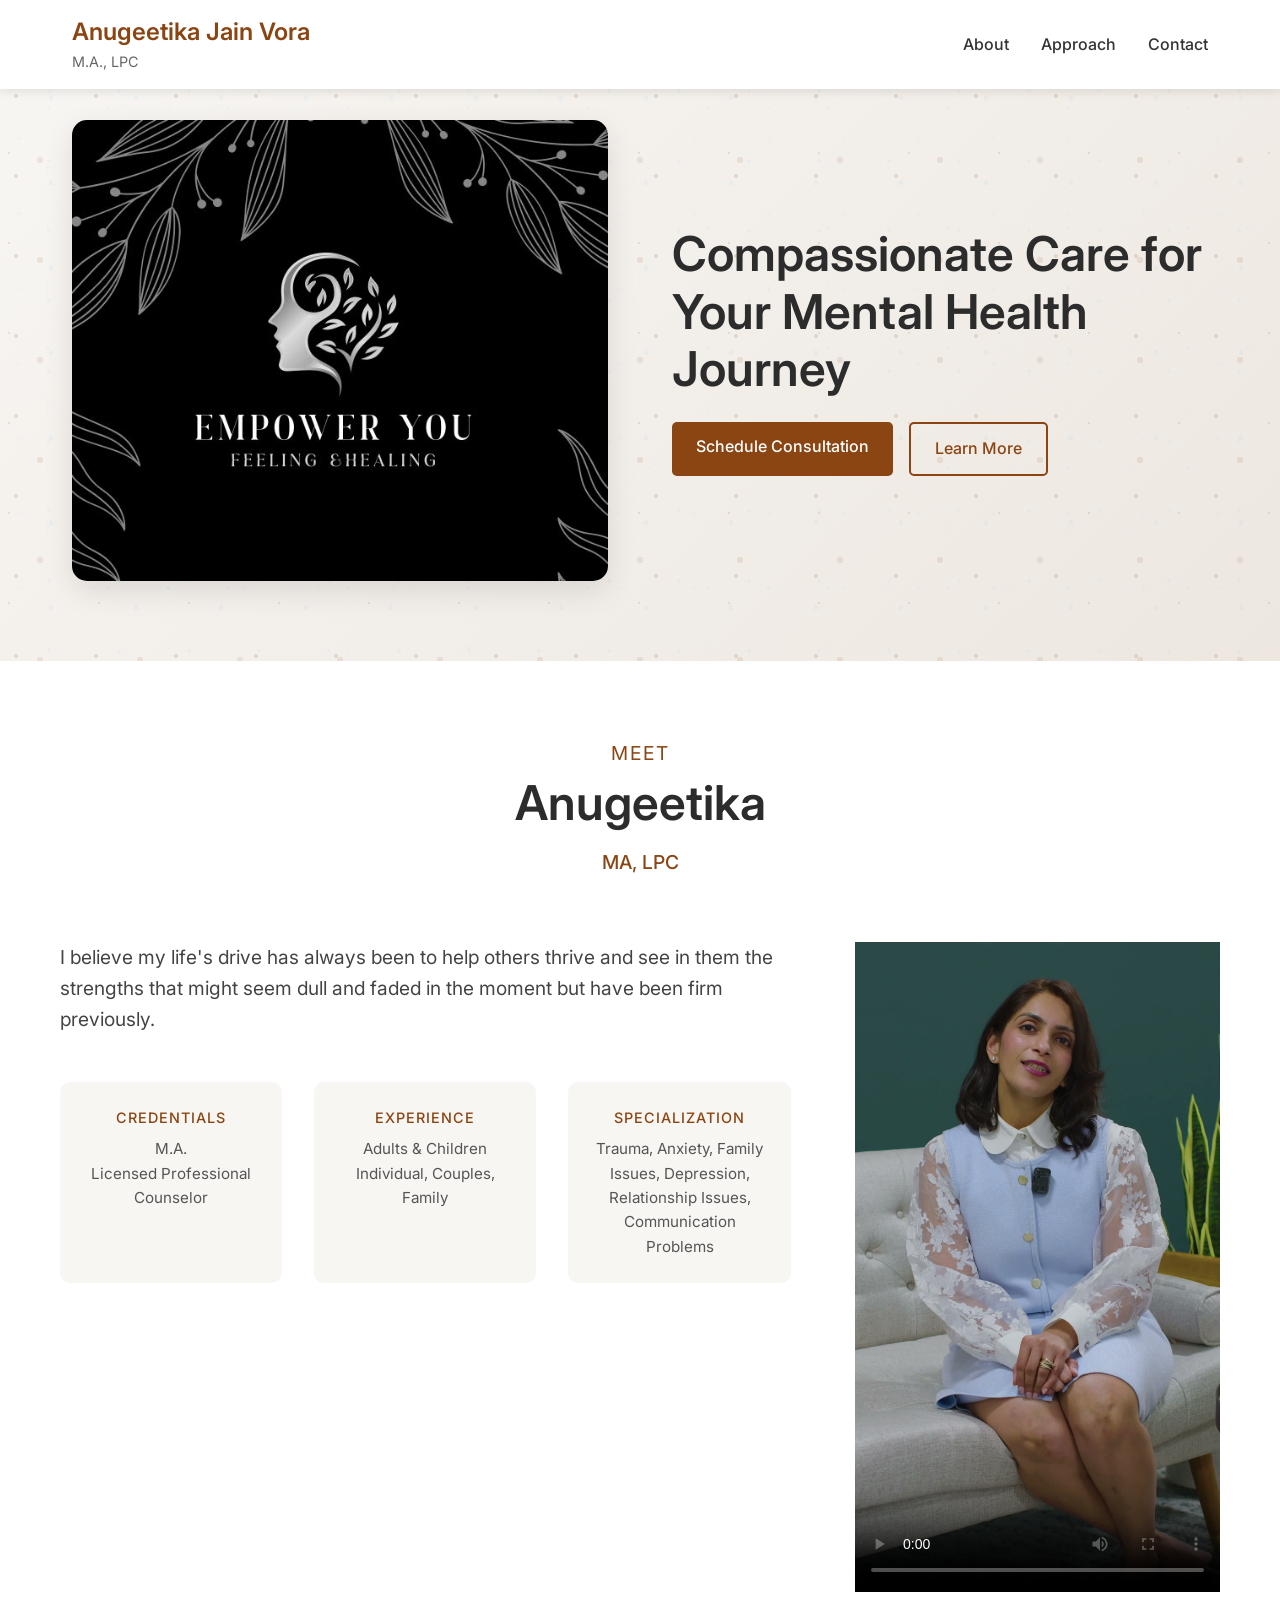
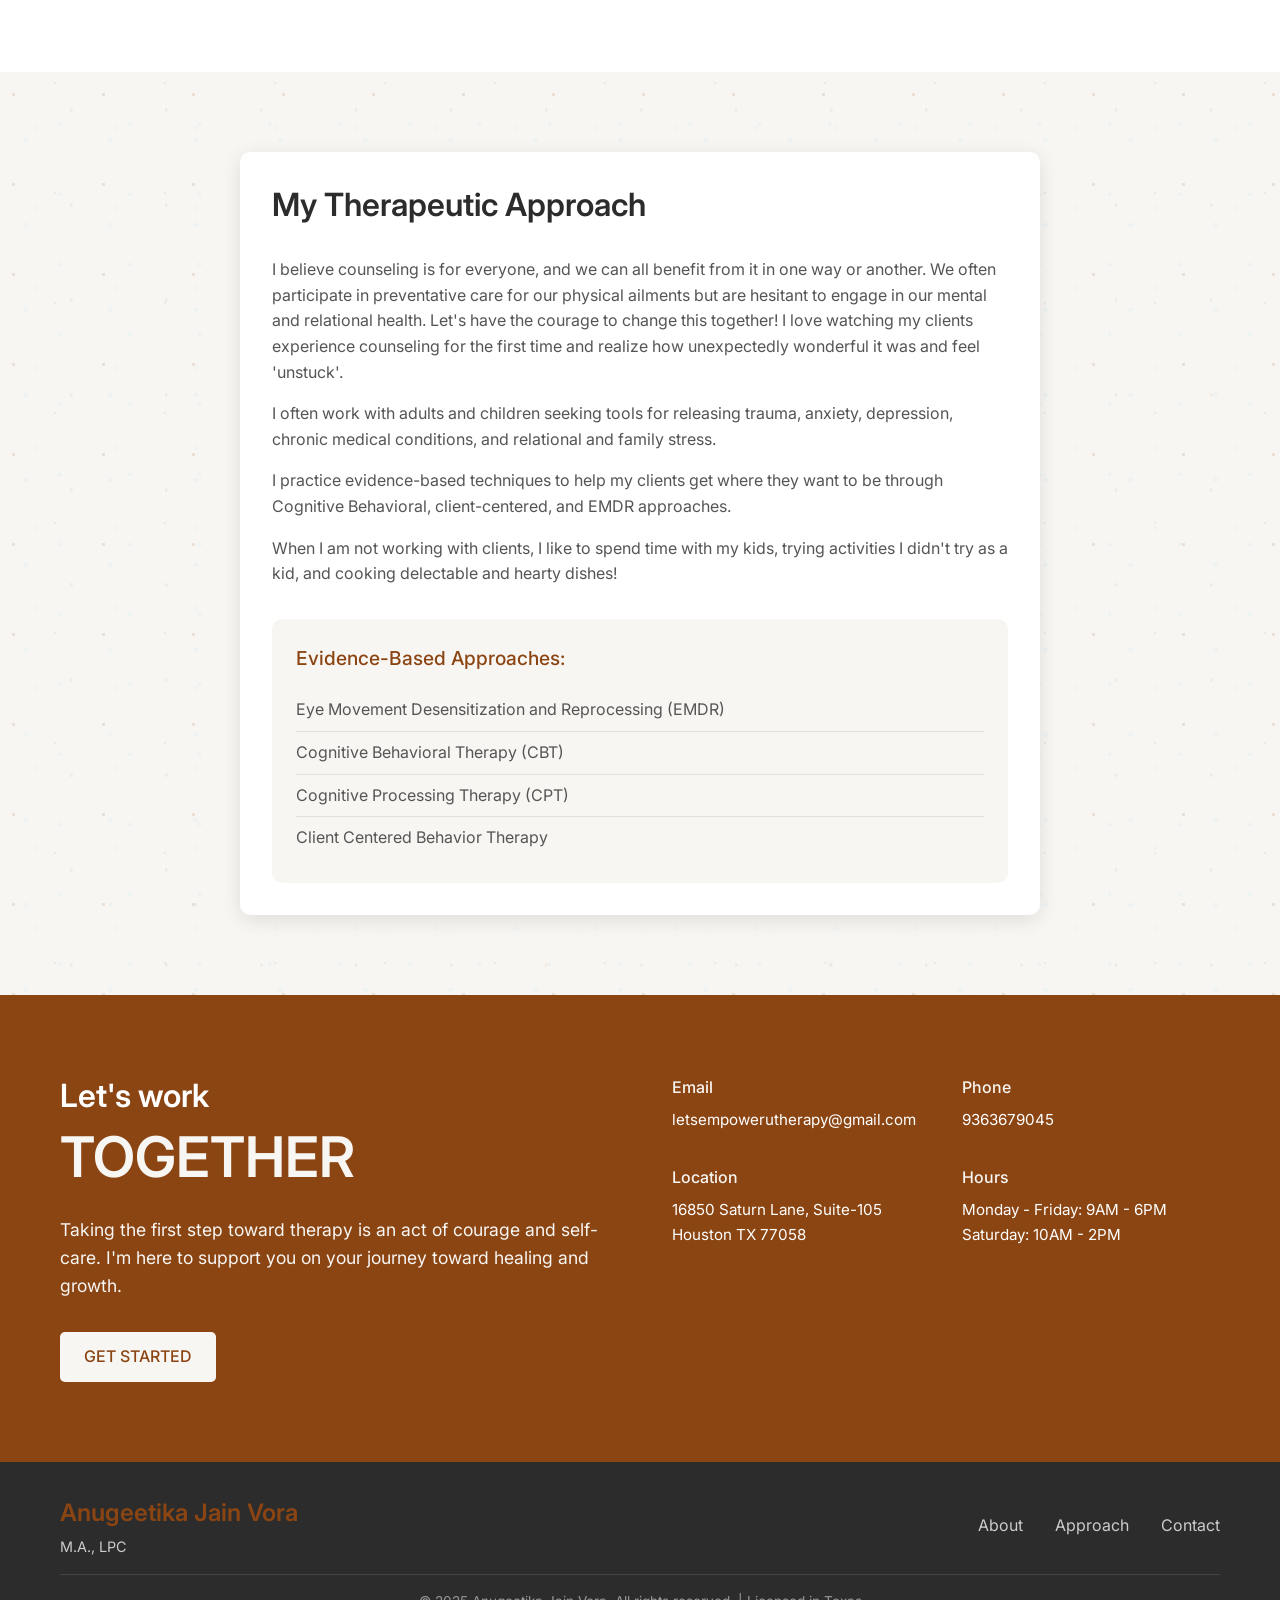
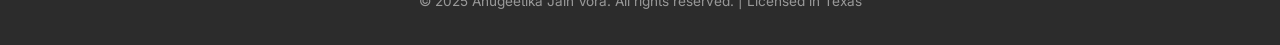
<file: index.html>
<!DOCTYPE html>
<html lang="en">
<head>
    <meta charset="UTF-8">
    <meta name="viewport" content="width=device-width, initial-scale=1.0">
    <title>Anugeetika Jain Vora, M.A., LPC</title>
    <link rel="stylesheet" href="styles.css">
    <link href="https://fonts.googleapis.com/css2?family=Inter:wght@300;400;500;600;700&display=swap" rel="stylesheet">
</head>
<body>
    <!-- Header -->
    <header class="header">
        <nav class="nav">
            <div class="nav-brand">
                <h2>Anugeetika Jain Vora</h2>
                <p>M.A., LPC</p>
            </div>
            <ul class="nav-menu">
                <li><a href="#about">About</a></li>
                <li><a href="#approach">Approach</a></li>
                <li><a href="#contact">Contact</a></li>
            </ul>
        </nav>
    </header>

    <!-- Hero Section -->
    <section class="hero">
        <div class="hero-content">
            <div class="hero-logo">
                <img src="empoweru.jpg" alt="EmpowerU Logo" class="hero-logo-img">
            </div>
            <div class="hero-text">
                <h1>Compassionate Care for Your Mental Health Journey</h1>
                <div class="hero-buttons">
                    <a href="#contact" class="btn btn-primary">Schedule Consultation</a>
                    <a href="#about" class="btn btn-secondary">Learn More</a>
                </div>
            </div>
        </div>
    </section>

    <!-- About Section -->
    <section id="about" class="about">
        <div class="container">
            <div class="section-header">
                <h2>MEET</h2>
                <h1>Anugeetika</h1>
                <p class="subtitle">MA, LPC</p>
            </div>
            
            <div class="about-content">
                <div class="about-text">
                    <p class="lead">I believe my life's drive has always been to help others thrive and see in them the strengths that might seem dull and faded in the moment but have been firm previously.</p>
                    
                    <div class="credentials">
                        <div class="credential-item">
                            <h4>CREDENTIALS</h4>
                            <p>M.A.<br>Licensed Professional Counselor</p>
                        </div>
                        <div class="credential-item">
                            <h4>EXPERIENCE</h4>
                            <p>Adults & Children<br>Individual, Couples, Family</p>
                        </div>
                        <div class="credential-item">
                            <h4>SPECIALIZATION</h4>
                            <p>Trauma, Anxiety, Family Issues, Depression, Relationship Issues, Communication Problems</p>
                        </div>
                    </div>
                </div>
                
                <div class="about-video">
                    <div class="about-video">
                        <video controls width="100%" poster="assets/thumbnail.jpg">
                            <source src="https://github.com/jkshtj/website-anugeetika-vora/releases/download/v0.0/Vertical_MusicandRetouch.MOV" type="video/mp4">
                        </video>
                    </div>
                </div>
            </div>
        </div>
    </section>

<!-- Approach Section -->
    <section id="approach" class="approach">
        <div class="container">
            <div class="approach-content">
                <div class="approach-text">
                    <h2>My Therapeutic Approach</h2>
                    <div class="passions-section">
                        <p>I believe counseling is for everyone, and we can all benefit from it in one way or another. We often participate in preventative care for our physical ailments but are hesitant to engage in our mental and relational health. Let's have the courage to change this together! I love watching my clients experience counseling for the first time and realize how unexpectedly wonderful it was and feel 'unstuck'.</p>
                        
                        <p>I often work with adults and children seeking tools for releasing trauma, anxiety, depression, chronic medical conditions, and relational and family stress.</p>
                        
                        <p>I practice evidence-based techniques to help my clients get where they want to be through Cognitive Behavioral, client-centered, and EMDR approaches.</p>
                        
                        <p>When I am not working with clients, I like to spend time with my kids, trying activities I didn't try as a kid, and cooking delectable and hearty dishes!</p>
                    </div>
                    
                    <div class="approach-methods">
                        <h4>Evidence-Based Approaches:</h4>
                        <ul>
                            <li>Eye Movement Desensitization and Reprocessing (EMDR)</li>
                            <li>Cognitive Behavioral Therapy (CBT)</li>
                            <li>Cognitive Processing Therapy (CPT)</li>
                            <li>Client Centered Behavior Therapy</li>
                        </ul>
                    </div>
                </div>
            </div>
        </div>
    </section>

    <!-- Contact Section -->
    <section id="contact" class="contact">
        <div class="container">
            <div class="contact-content">
                <div class="contact-text">
                    <h2>Let's work</h2>
                    <h1>TOGETHER</h1>
                    <p>Taking the first step toward therapy is an act of courage and self-care. I'm here to support you on your journey toward healing and growth.</p>
                    <a href="mailto:letsempowerutherapy@gmail.com" class="btn btn-primary">GET STARTED</a>
                </div>
                <div class="contact-info">
                    <div class="contact-item">
                        <h4>Email</h4>
                        <p>letsempowerutherapy@gmail.com</p>
                    </div>
                    <div class="contact-item">
                        <h4>Phone</h4>
                        <p>9363679045</p>
                    </div>
                    <div class="contact-item">
                        <h4>Location</h4>
                        <p>16850 Saturn Lane, Suite-105 <br> Houston TX 77058</p>
                    </div>
                    <div class="contact-item">
                        <h4>Hours</h4>
                        <p>Monday - Friday: 9AM - 6PM<br>Saturday: 10AM - 2PM</p>
                    </div>
                </div>
            </div>
        </div>
    </section>

    <!-- Footer -->
    <footer class="footer">
        <div class="container">
            <div class="footer-content">
                <div class="footer-brand">
                    <h3>Anugeetika Jain Vora</h3>
                    <p>M.A., LPC</p>
                </div>
                <div class="footer-links">
                    <a href="#about">About</a>
                    <a href="#approach">Approach</a>
                    <a href="#contact">Contact</a>
                </div>
            </div>
            <div class="footer-bottom">
                <p>&copy; 2025 Anugeetika Jain Vora. All rights reserved. | Licensed in Texas</p>
            </div>
        </div>
    </footer>

    <script src="script.js"></script>
</body>
</html>
</file>
<file: styles.css>
/* Reset and Base Styles */
* {
    margin: 0;
    padding: 0;
    box-sizing: border-box;
}

body {
    font-family: 'Inter', sans-serif;
    line-height: 1.6;
    color: #333;
    background-color: #fefefe;
}

.container {
    max-width: 1200px;
    margin: 0 auto;
    padding: 0 20px;
}

/* Typography */
h1, h2, h3, h4 {
    font-weight: 600;
    margin-bottom: 1rem;
}

h1 {
    font-size: 2.5rem;
    line-height: 1.2;
}

h2 {
    font-size: 2rem;
    line-height: 1.3;
}

h3 {
    font-size: 1.5rem;
}

h4 {
    font-size: 1.2rem;
    font-weight: 500;
}

p {
    margin-bottom: 1rem;
    color: #555;
}

.lead {
    font-size: 1.2rem;
    font-weight: 400;
    color: #444;
    margin-bottom: 1.5rem;
}

/* Header */
.header {
    background: #fff;
    box-shadow: 0 2px 10px rgba(0,0,0,0.1);
    position: fixed;
    top: 0;
    left: 0;
    right: 0;
    z-index: 1000;
}

.nav {
    display: flex;
    justify-content: space-between;
    align-items: center;
    padding: 1rem 2rem;
    max-width: 1200px;
    margin: 0 auto;
}

.nav-brand h2 {
    color: #8B4513;
    font-size: 1.5rem;
    margin-bottom: 0.2rem;
}

.nav-brand p {
    color: #666;
    font-size: 0.9rem;
    margin: 0;
}

.nav-menu {
    display: flex;
    list-style: none;
    gap: 2rem;
}

.nav-menu a {
    text-decoration: none;
    color: #333;
    font-weight: 500;
    transition: color 0.3s ease;
}

.nav-menu a:hover {
    color: #8B4513;
}

/* Buttons */
.btn {
    display: inline-block;
    padding: 12px 24px;
    text-decoration: none;
    border-radius: 5px;
    font-weight: 500;
    transition: all 0.3s ease;
    cursor: pointer;
    border: none;
    font-size: 1rem;
}

.btn-primary {
    background: #8B4513;
    color: white;
}

.btn-primary:hover {
    background: #A0522D;
    transform: translateY(-2px);
}

.btn-secondary {
    background: transparent;
    color: #8B4513;
    border: 2px solid #8B4513;
}

.btn-secondary:hover {
    background: #8B4513;
    color: white;
}

/* Hero Section */
.hero {
    padding: 120px 0 80px;
    background: linear-gradient(135deg, #f8f6f3 0%, #ede7e0 100%);
    position: relative;
    overflow: hidden;
}

.hero::before {
    content: '';
    position: absolute;
    top: 0;
    left: 0;
    right: 0;
    bottom: 0;
    background-image: 
        radial-gradient(circle at 20% 20%, rgba(139, 69, 19, 0.15) 2px, transparent 2px),
        radial-gradient(circle at 80% 80%, rgba(135, 206, 235, 0.12) 1px, transparent 1px),
        radial-gradient(circle at 40% 60%, rgba(139, 69, 19, 0.1) 3px, transparent 3px),
        radial-gradient(circle at 70% 30%, rgba(135, 206, 235, 0.08) 2px, transparent 2px),
        radial-gradient(circle at 10% 70%, rgba(139, 69, 19, 0.12) 1.5px, transparent 1.5px),
        radial-gradient(circle at 60% 15%, rgba(135, 206, 235, 0.1) 2.5px, transparent 2.5px),
        radial-gradient(circle at 25% 85%, rgba(135, 206, 235, 0.06) 1.8px, transparent 1.8px);
    background-size: 80px 80px, 60px 60px, 100px 100px, 70px 70px, 90px 90px, 85px 85px, 75px 75px;
    pointer-events: none;
    z-index: 1;
}

.hero-content {
    display: grid;
    grid-template-columns: 1fr 1fr;
    gap: 4rem;
    align-items: center;
    max-width: 1200px;
    margin: 0 auto;
    padding: 0 2rem;
    position: relative;
    z-index: 2;
}

.hero-logo {
    display: flex;
    justify-content: center;
    align-items: center;
    height: 100%;
}

.hero-logo-img {
    width: 100%;
    height: 100%;
    max-height: 500px;
    object-fit: cover;
    border-radius: 15px;
    box-shadow: 0 10px 30px rgba(0,0,0,0.1);
}

.hero-text {
    text-align: left;
}

.hero-text h1 {
    color: #2c2c2c;
    margin-bottom: 1.5rem;
    font-size: 3rem;
}

.hero-subtitle {
    font-size: 1.2rem;
    color: #666;
    margin-bottom: 2rem;
    line-height: 1.6;
}

.hero-buttons {
    display: flex;
    gap: 1rem;
}

/* About Section */
.about {
    padding: 80px 0;
    background: white;
}

.section-header {
    text-align: center;
    margin-bottom: 4rem;
}

.section-header h2 {
    font-size: 1.2rem;
    color: #8B4513;
    font-weight: 400;
    letter-spacing: 2px;
    margin-bottom: 0.5rem;
}

.section-header h1 {
    font-size: 3rem;
    color: #2c2c2c;
    margin-bottom: 1rem;
}

.section-header .subtitle {
    font-size: 1.2rem;
    color: #8B4513;
    font-weight: 500;
}

.about-content {
    display: grid;
    grid-template-columns: 2fr 1fr;
    gap: 4rem;
    align-items: start;
}

.story-section {
    background: #f8f6f3;
    padding: 2rem;
    border-radius: 10px;
    margin: 2rem 0;
}

.story-section h3 {
    color: #8B4513;
    font-size: 1.8rem;
    margin-bottom: 1rem;
}

.emphasis {
    font-size: 1.1rem;
    color: #2c2c2c;
    font-weight: 500;
    line-height: 1.5;
}

.credentials {
    display: grid;
    grid-template-columns: repeat(auto-fit, minmax(200px, 1fr));
    gap: 2rem;
    margin-top: 3rem;
}

.credential-item {
    text-align: center;
    padding: 1.5rem;
    background: #f8f6f3;
    border-radius: 10px;
}

.credential-item h4 {
    color: #8B4513;
    font-size: 0.9rem;
    letter-spacing: 1px;
    margin-bottom: 0.5rem;
}

.credential-item p {
    color: #555;
    font-size: 0.95rem;
    margin: 0;
}

.about-video {
    display: flex;
    justify-content: center;
    align-items: center;
}

.profile-video {
    width: 100%;
    max-width: 450px;
    height: 500px;
    object-fit: contain;
    border-radius: 20px;
    box-shadow: none;
    opacity: 0.95;
}

.video-placeholder {
    width: 100%;
    max-width: 450px;
    height: 500px;
    background: #f8f6f3;
    border-radius: 20px;
    display: flex;
    flex-direction: column;
    justify-content: center;
    align-items: center;
    text-align: center;
    padding: 2rem;
    border: 2px dashed #8B4513;
}

.video-placeholder p {
    color: #8B4513;
    font-weight: 500;
    margin-bottom: 1rem;
}

.video-note {
    font-size: 0.9rem;
    color: #666;
    font-style: italic;
}

.therapy-image {
    width: 100%;
    height: 300px;
    object-fit: cover;
    border-radius: 10px;
    box-shadow: 0 5px 20px rgba(0,0,0,0.1);
}


/* Approach Section */
.approach {
    padding: 80px 0;
    background: #f8f6f3;
    position: relative;
    overflow: hidden;
}

.approach::before {
    content: '';
    position: absolute;
    top: 0;
    left: 0;
    right: 0;
    bottom: 0;
    background-image:
        radial-gradient(circle at 15% 25%, rgba(139, 69, 19, 0.12) 1.5px, transparent 1.5px),
        radial-gradient(circle at 85% 75%, rgba(135, 206, 235, 0.1) 2px, transparent 2px),
        radial-gradient(circle at 50% 10%, rgba(139, 69, 19, 0.08) 1px, transparent 1px),
        radial-gradient(circle at 30% 80%, rgba(135, 206, 235, 0.09) 2.5px, transparent 2.5px),
        radial-gradient(circle at 75% 40%, rgba(139, 69, 19, 0.06) 1.8px, transparent 1.8px),
        radial-gradient(circle at 45% 70%, rgba(135, 206, 235, 0.07) 2px, transparent 2px),
        radial-gradient(circle at 90% 20%, rgba(135, 206, 235, 0.05) 1.2px, transparent 1.2px);
    background-size: 90px 90px, 70px 70px, 110px 110px, 85px 85px, 95px 95px, 80px 80px, 65px 65px;
    pointer-events: none;
    z-index: 1;
}

.approach-content {
    display: flex;
    justify-content: center;
    align-items: flex-start;
    position: relative;
    z-index: 2;
}

.approach-text {
    max-width: 800px;
    width: 100%;
    background: white;
    padding: 2rem;
    border-radius: 10px;
    box-shadow: 0 5px 20px rgba(0,0,0,0.1);
}

.approach-text h2 {
    color: #2c2c2c;
    margin-bottom: 2rem;
}

.passions-section h3 {
    color: #8B4513;
    font-style: italic;
    font-size: 1.8rem;
    margin-bottom: 1rem;
}

.approach-methods {
    margin-top: 2rem;
    padding: 1.5rem;
    background: #f8f6f3;
    border-radius: 10px;
}

.approach-methods h4 {
    color: #8B4513;
    margin-bottom: 1rem;
}

.approach-methods ul {
    list-style: none;
    padding-left: 0;
}

.approach-methods li {
    padding: 0.5rem 0;
    color: #555;
    border-bottom: 1px solid #e0e0e0;
}

.approach-methods li:last-child {
    border-bottom: none;
}

/* Contact Section */
.contact {
    padding: 80px 0;
    background: #8B4513;
    color: white;
}

.contact-content {
    display: grid;
    grid-template-columns: 1fr 1fr;
    gap: 4rem;
    align-items: start;
}

.contact-text h2 {
    font-size: 2rem;
    margin-bottom: 0.5rem;
}

.contact-text h1 {
    font-size: 3.5rem;
    margin-bottom: 1.5rem;
    color: #f8f6f3;
}

.contact-text p {
    color: #f8f6f3;
    margin-bottom: 2rem;
    font-size: 1.1rem;
}

.contact-text .btn-primary {
    background: #f8f6f3;
    color: #8B4513;
}

.contact-text .btn-primary:hover {
    background: white;
}

.contact-info {
    display: grid;
    grid-template-columns: 1fr 1fr;
    gap: 2rem;
}

.contact-item h4 {
    color: #f8f6f3;
    margin-bottom: 0.5rem;
    font-size: 1rem;
}

.contact-item p {
    color: white;
    margin: 0;
    font-size: 0.95rem;
}

/* Footer */
.footer {
    background: #2c2c2c;
    color: white;
    padding: 2rem 0;
}

.footer-content {
    display: flex;
    justify-content: space-between;
    align-items: center;
    margin-bottom: 1rem;
}

.footer-brand h3 {
    color: #8B4513;
    margin-bottom: 0.2rem;
}

.footer-brand p {
    color: #ccc;
    margin: 0;
    font-size: 0.9rem;
}

.footer-links {
    display: flex;
    gap: 2rem;
}

.footer-links a {
    color: #ccc;
    text-decoration: none;
    transition: color 0.3s ease;
}

.footer-links a:hover {
    color: #8B4513;
}

.footer-bottom {
    text-align: center;
    padding-top: 1rem;
    border-top: 1px solid #444;
}

.footer-bottom p {
    color: #999;
    font-size: 0.85rem;
    margin: 0;
}

/* Responsive Design */
@media (max-width: 768px) {
    .hero-content,
    .about-content,
    .approach-content,
    .contact-content {
        grid-template-columns: 1fr;
        gap: 2rem;
    }
    
    .hero-text h1 {
        font-size: 2.2rem;
    }
    
    .section-header h1 {
        font-size: 2.2rem;
    }
    
    .contact-text h1 {
        font-size: 2.5rem;
    }
    
    .nav {
        flex-direction: column;
        gap: 1rem;
        padding: 1rem;
    }
    
    .nav-menu {
        gap: 1rem;
    }
    
    .hero {
        padding: 100px 0 60px;
    }
    
    .hero-buttons {
        flex-direction: column;
        align-items: flex-start;
    }
    
    .credentials {
        grid-template-columns: 1fr;
    }

    .contact-info {
        grid-template-columns: 1fr;
    }
    
    .footer-content {
        flex-direction: column;
        gap: 1rem;
        text-align: center;
    }
    
    .footer-links {
        justify-content: center;
    }
}

@media (max-width: 480px) {
    .container {
        padding: 0 15px;
    }
    
    .hero-content,
    .nav {
        padding: 0 1rem;
    }
    
    .hero-text h1 {
        font-size: 1.8rem;
    }
    
    .section-header h1 {
        font-size: 1.8rem;
    }

    .hero-buttons {
        width: 100%;
    }
    
    .btn {
        width: 100%;
        text-align: center;
    }
}

/* Smooth scrolling */
html {
    scroll-behavior: smooth;
}

/* Focus states for accessibility */
.btn:focus,
.nav-menu a:focus {
    outline: 2px solid #8B4513;
    outline-offset: 2px;
}
</file>
